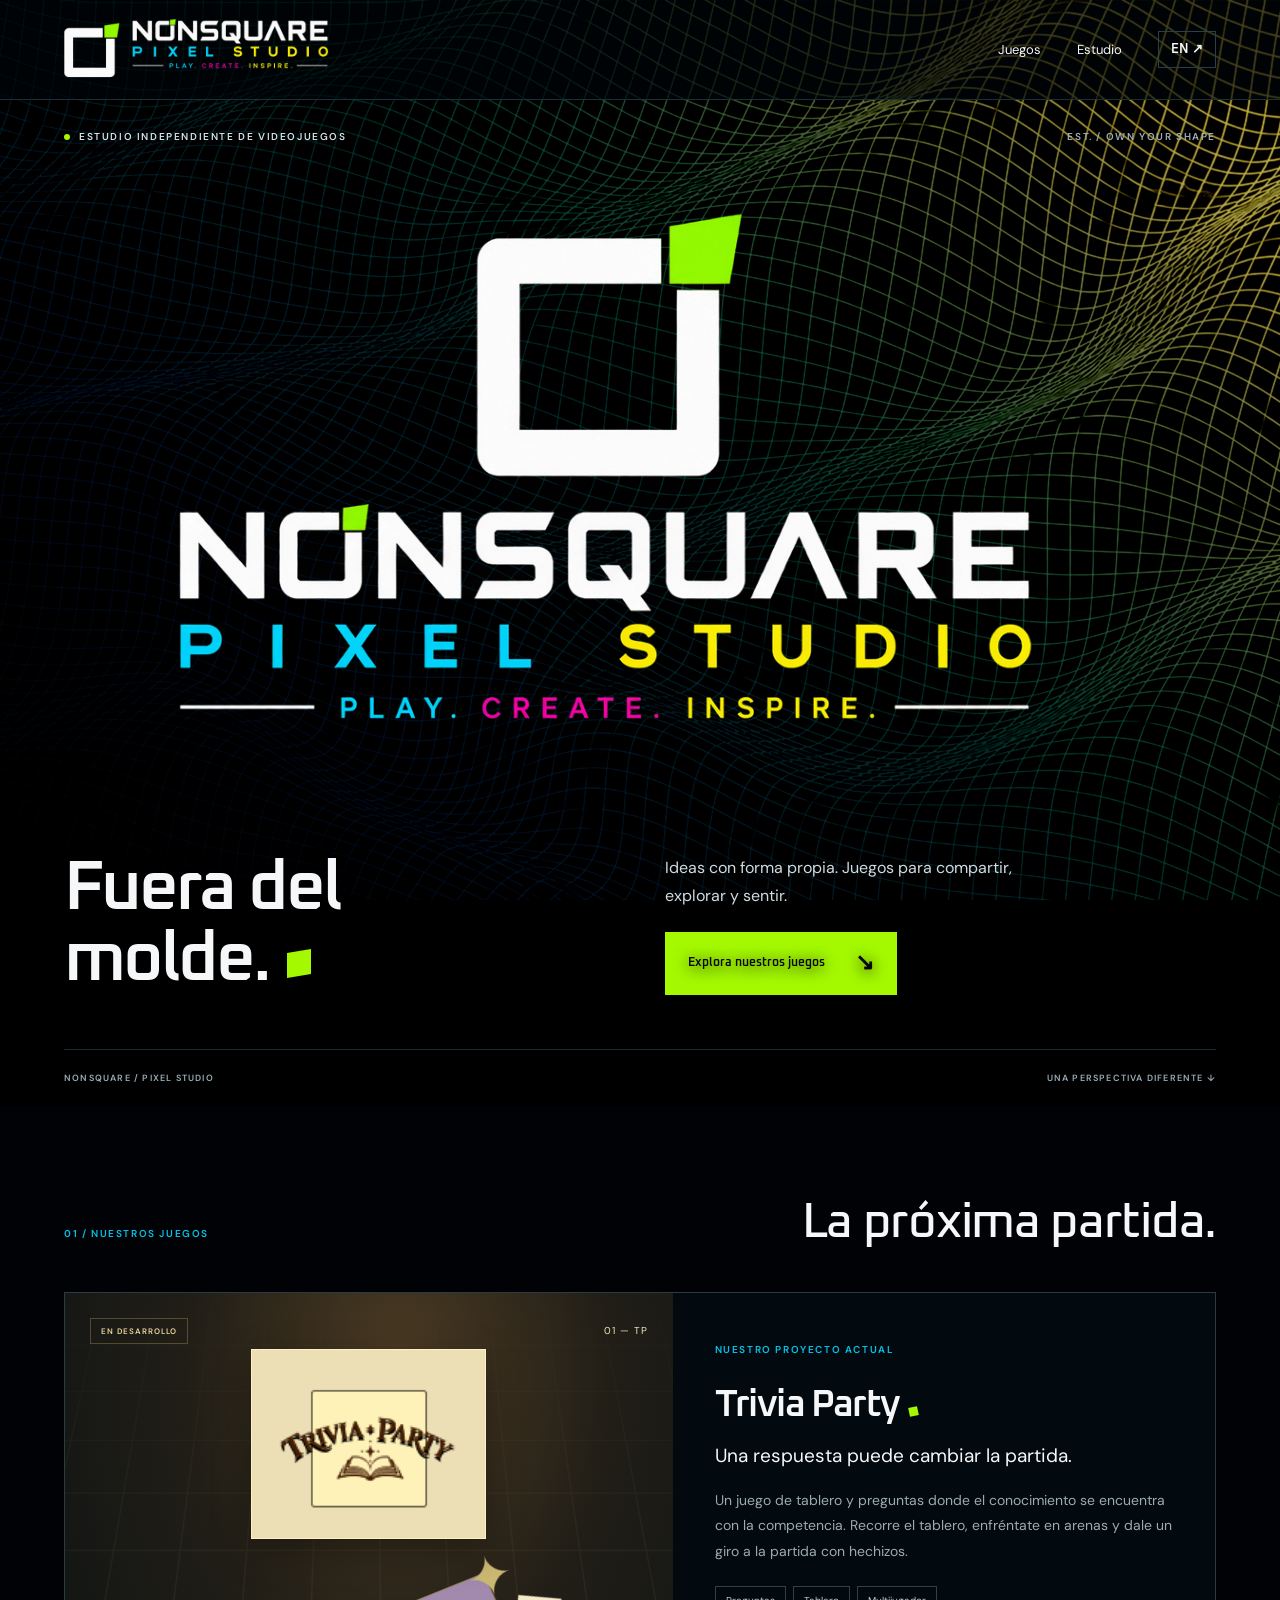
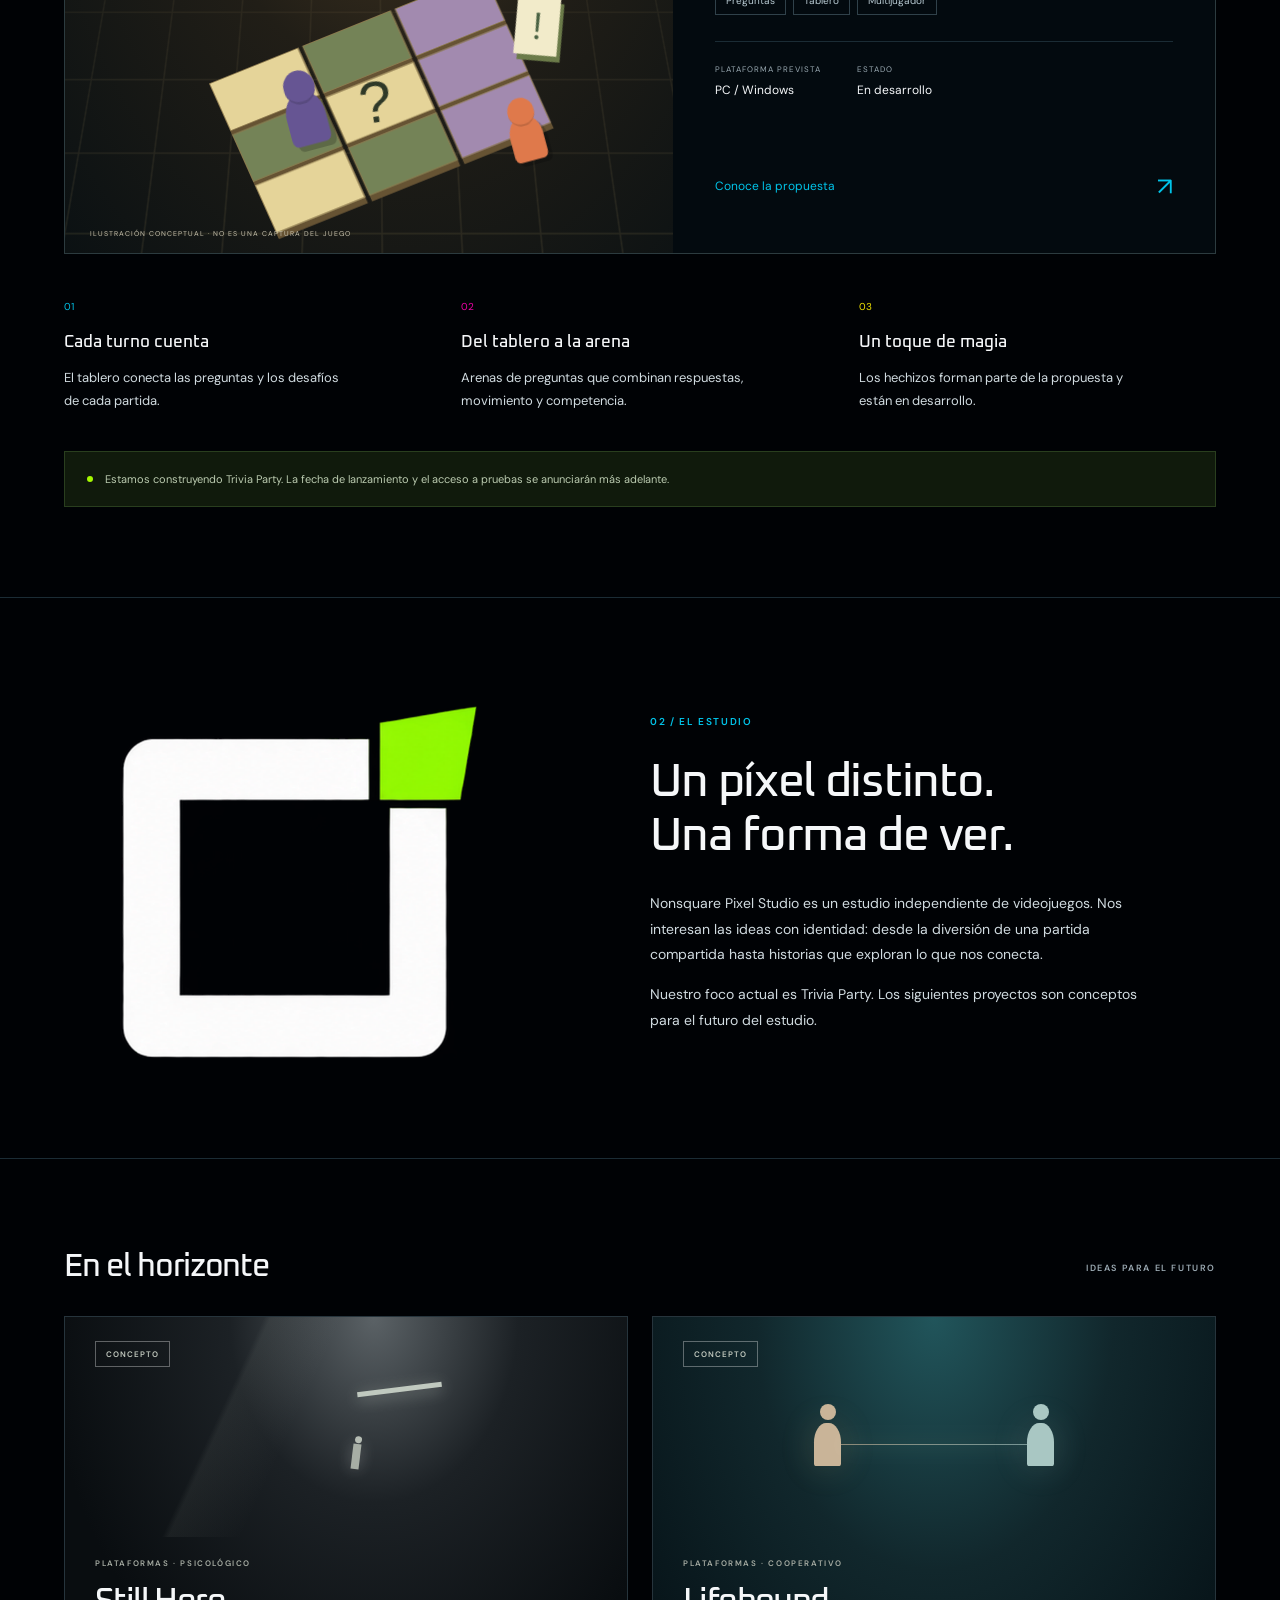
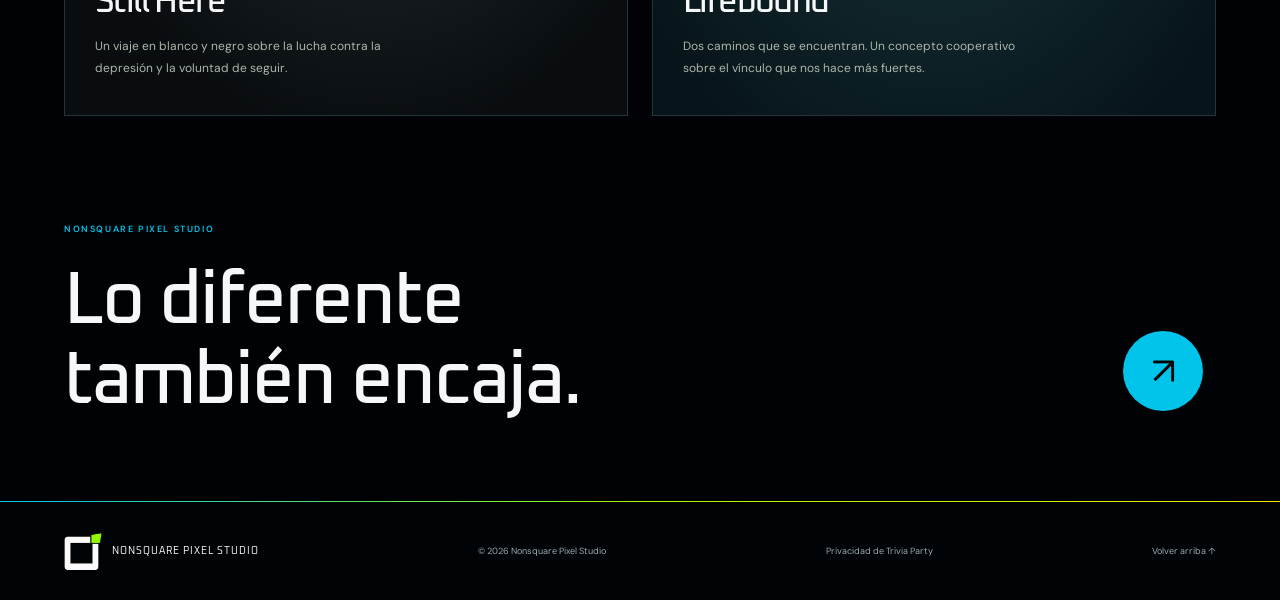
<file: index.html>
<!doctype html>
<html lang="es">
<head>
  <meta charset="utf-8">
  <meta name="viewport" content="width=device-width, initial-scale=1">
  <meta name="theme-color" content="#030607">
  <meta name="description" content="Nonsquare Pixel Studio. Estudio independiente de videojuegos. Descubre Trivia Party y nuestros próximos proyectos.">
  <title>Nonsquare Pixel Studio — Independent games</title>
  <link rel="icon" type="image/png" href="assets/studio-icon.png">
  <link rel="stylesheet" href="styles.css">
  <link rel="stylesheet" href="brand.css">
  <script src="script.js" defer></script>
</head>
<body>
  <div class="site-backdrop" aria-hidden="true"></div>
  <a class="skip-link" href="#main" data-es="Saltar al contenido" data-en="Skip to content">Saltar al contenido</a>
  <header class="site-header">
    <a class="brand" href="#" aria-label="Nonsquare Pixel Studio"><span class="brand-mark" aria-hidden="true"><img src="assets/OnlyIcon.png" width="1920" height="1920" alt=""></span><span class="brand-wordmark" aria-hidden="true"><img src="assets/OnlyLogo.png" width="1920" height="1920" alt=""></span></a>
    <nav aria-label="Principal"><a href="#games" data-es="Juegos" data-en="Games">Juegos</a><a href="#studio" data-es="Estudio" data-en="Studio">Estudio</a><button id="language" type="button" aria-label="Switch to English">EN <span aria-hidden="true">↗</span></button></nav>
  </header>
  <main id="main">
    <section class="hero" aria-labelledby="hero-title">
      <div class="hero-top"><span class="eyebrow"><i></i> <span data-es="ESTUDIO INDEPENDIENTE DE VIDEOJUEGOS" data-en="INDEPENDENT GAME STUDIO">ESTUDIO INDEPENDIENTE DE VIDEOJUEGOS</span></span><span class="tiny hero-index">EST. / OWN YOUR SHAPE</span></div>
      <div class="brand-visual"><img src="assets/OnlyLogo.png" width="1920" height="1920" alt="Nonsquare Pixel Studio — Play. Create. Inspire." fetchpriority="high"></div>
      <div class="hero-copy"><h1 id="hero-title"><span data-es="Fuera del" data-en="Outside the">Fuera del</span><br><span class="outlined" data-es="molde." data-en="ordinary.">molde.</span><span class="rogue-pixel" aria-hidden="true"></span></h1><div class="hero-bottom"><p data-es="Ideas con forma propia. Juegos para compartir, explorar y sentir." data-en="Ideas with a shape of their own. Games to share, explore, and feel.">Ideas con forma propia. Juegos para compartir, explorar y sentir.</p><a class="button primary" href="#games"><span data-es="Explora nuestros juegos" data-en="Explore our games">Explora nuestros juegos</span><span aria-hidden="true">↘</span></a></div></div>
      <div class="hero-footer"><span>NONSQUARE / PIXEL STUDIO</span><span data-es="UNA PERSPECTIVA DIFERENTE ↓" data-en="A DIFFERENT PERSPECTIVE ↓">UNA PERSPECTIVA DIFERENTE ↓</span></div>
    </section>
    <section class="games section-wrap" id="games" aria-labelledby="games-title">
      <div class="section-heading"><span class="eyebrow" data-es="01 / NUESTROS JUEGOS" data-en="01 / OUR GAMES">01 / NUESTROS JUEGOS</span><h2 id="games-title" data-es="La próxima partida." data-en="Your next game night.">La próxima partida.</h2></div>
      <article class="featured-game">
        <div class="game-art"><div class="art-top"><span class="tag dark" data-es="EN DESARROLLO" data-en="IN DEVELOPMENT">EN DESARROLLO</span><span>01 — TP</span></div><div class="party-logo-wrap"><img class="party-logo" src="assets/trivia-party-logo.png" width="128" height="128" alt="Trivia Party" loading="lazy"></div><div class="board-scene" aria-hidden="true"><div class="board-path"><span></span><span></span><span></span><span></span><span></span><span></span><span></span><span></span><span></span></div><div class="pawn pawn-one"></div><div class="pawn pawn-two"></div><div class="question-tile">?</div><div class="spark">✦</div><div class="floating-tile">!</div></div><span class="art-caption" data-es="ILUSTRACIÓN CONCEPTUAL · NO ES UNA CAPTURA DEL JUEGO" data-en="CONCEPT ART · NOT A GAMEPLAY SCREENSHOT">ILUSTRACIÓN CONCEPTUAL · NO ES UNA CAPTURA DEL JUEGO</span></div>
        <div class="game-copy"><span class="eyebrow accent" data-es="NUESTRO PROYECTO ACTUAL" data-en="OUR CURRENT PROJECT">NUESTRO PROYECTO ACTUAL</span><h3>Trivia Party<span class="small-pixel" aria-hidden="true"></span></h3><p class="lead" data-es="Una respuesta puede cambiar la partida." data-en="One answer can change the game.">Una respuesta puede cambiar la partida.</p><p data-es="Un juego de tablero y preguntas donde el conocimiento se encuentra con la competencia. Recorre el tablero, enfréntate en arenas y dale un giro a la partida con hechizos." data-en="A board and trivia game where knowledge meets competition. Travel across the board, face off in arenas, and turn the game around with spells.">Un juego de tablero y preguntas donde el conocimiento se encuentra con la competencia. Recorre el tablero, enfréntate en arenas y dale un giro a la partida con hechizos.</p><div class="tags"><span data-es="Preguntas" data-en="Trivia">Preguntas</span><span data-es="Tablero" data-en="Board game">Tablero</span><span data-es="Multijugador" data-en="Multiplayer">Multijugador</span></div><dl class="game-details"><div><dt data-es="PLATAFORMA PREVISTA" data-en="PLANNED PLATFORM">PLATAFORMA PREVISTA</dt><dd>PC / Windows</dd></div><div><dt data-es="ESTADO" data-en="STATUS">ESTADO</dt><dd data-es="En desarrollo" data-en="In development">En desarrollo</dd></div></dl><a class="text-link" href="#trivia-details"><span data-es="Conoce la propuesta" data-en="Discover the concept">Conoce la propuesta</span><span aria-hidden="true">↗</span></a></div>
      </article>
      <div class="game-features" id="trivia-details"><div><span class="feature-number">01</span><h4 data-es="Cada turno cuenta" data-en="Every turn counts">Cada turno cuenta</h4><p data-es="El tablero conecta las preguntas y los desafíos de cada partida." data-en="The board connects the questions and challenges of each match.">El tablero conecta las preguntas y los desafíos de cada partida.</p></div><div><span class="feature-number">02</span><h4 data-es="Del tablero a la arena" data-en="From board to arena">Del tablero a la arena</h4><p data-es="Arenas de preguntas que combinan respuestas, movimiento y competencia." data-en="Trivia arenas that bring together answers, movement, and competition.">Arenas de preguntas que combinan respuestas, movimiento y competencia.</p></div><div><span class="feature-number">03</span><h4 data-es="Un toque de magia" data-en="A little magic">Un toque de magia</h4><p data-es="Los hechizos forman parte de la propuesta y están en desarrollo." data-en="Spells are part of the concept and are currently in development.">Los hechizos forman parte de la propuesta y están en desarrollo.</p></div></div>
      <div class="development-note"><span class="status-dot"></span><p data-es="Estamos construyendo Trivia Party. La fecha de lanzamiento y el acceso a pruebas se anunciarán más adelante." data-en="We’re building Trivia Party. A release date and playtest access will be announced later.">Estamos construyendo Trivia Party. La fecha de lanzamiento y el acceso a pruebas se anunciarán más adelante.</p></div>
    </section>
    <section class="studio section-wrap" id="studio" aria-labelledby="studio-title"><div class="studio-emblem"><img src="assets/OnlyIcon.png" width="1920" height="1920" alt="" loading="lazy"></div><div class="studio-copy"><span class="eyebrow" data-es="02 / EL ESTUDIO" data-en="02 / THE STUDIO">02 / EL ESTUDIO</span><h2 id="studio-title" data-es="Un píxel distinto.\nUna forma de ver." data-en="A different pixel.\nA point of view.">Un píxel distinto.<br>Una forma de ver.</h2><p data-es="Nonsquare Pixel Studio es un estudio independiente de videojuegos. Nos interesan las ideas con identidad: desde la diversión de una partida compartida hasta historias que exploran lo que nos conecta." data-en="Nonsquare Pixel Studio is an independent game studio. We’re drawn to ideas with an identity, from the fun of a shared game to stories that explore what connects us.">Nonsquare Pixel Studio es un estudio independiente de videojuegos. Nos interesan las ideas con identidad: desde la diversión de una partida compartida hasta historias que exploran lo que nos conecta.</p><p class="muted" data-es="Nuestro foco actual es Trivia Party. Los siguientes proyectos son conceptos para el futuro del estudio." data-en="Our current focus is Trivia Party. The following projects are concepts for the studio’s future.">Nuestro foco actual es Trivia Party. Los siguientes proyectos son conceptos para el futuro del estudio.</p></div></section>
    <section class="future section-wrap" aria-labelledby="future-title"><div class="future-heading"><h2 id="future-title" data-es="En el horizonte" data-en="On the horizon">En el horizonte</h2><span class="eyebrow" data-es="IDEAS PARA EL FUTURO" data-en="IDEAS FOR THE FUTURE">IDEAS PARA EL FUTURO</span></div><div class="future-grid"><article class="future-card still"><span class="tag" data-es="CONCEPTO" data-en="CONCEPT">CONCEPTO</span><div class="still-art" aria-hidden="true"><span></span></div><div class="future-content"><span class="tiny" data-es="PLATAFORMAS · PSICOLÓGICO" data-en="PLATFORMER · PSYCHOLOGICAL">PLATAFORMAS · PSICOLÓGICO</span><h3>Still Here</h3><p data-es="Un viaje en blanco y negro sobre la lucha contra la depresión y la voluntad de seguir." data-en="A black-and-white journey about the struggle with depression and the will to keep going.">Un viaje en blanco y negro sobre la lucha contra la depresión y la voluntad de seguir.</p></div></article><article class="future-card lifebound"><span class="tag" data-es="CONCEPTO" data-en="CONCEPT">CONCEPTO</span><div class="life-art" aria-hidden="true"><span></span><i></i><span></span></div><div class="future-content"><span class="tiny" data-es="PLATAFORMAS · COOPERATIVO" data-en="PLATFORMER · CO-OP">PLATAFORMAS · COOPERATIVO</span><h3>Lifebound</h3><p data-es="Dos caminos que se encuentran. Un concepto cooperativo sobre el vínculo que nos hace más fuertes." data-en="Two paths that meet. A co-op concept about the connection that makes us stronger.">Dos caminos que se encuentran. Un concepto cooperativo sobre el vínculo que nos hace más fuertes.</p></div></article></div></section>
    <section class="closing section-wrap"><span class="eyebrow">NONSQUARE PIXEL STUDIO</span><p data-es="Lo diferente\ntambién encaja." data-en="Different\nbelongs here.">Lo diferente<br>también encaja.</p><a href="#games" class="round-link" aria-label="Volver a los juegos" data-label-es="Volver a los juegos" data-label-en="Back to games">↗</a></section>
  </main>
  <footer class="site-footer"><a class="footer-name" href="#"><span class="brand-mark footer-mark" aria-hidden="true"><img src="assets/OnlyIcon.png" width="1920" height="1920" alt=""></span>NONSQUARE PIXEL STUDIO</a><span>© <span id="year">2026</span> Nonsquare Pixel Studio</span><a href="privacy.html" data-es="Privacidad de Trivia Party" data-en="Trivia Party privacy">Privacidad de Trivia Party</a><a href="#" data-es="Volver arriba ↑" data-en="Back to top ↑">Volver arriba ↑</a></footer>
</body>
</html>
</file>
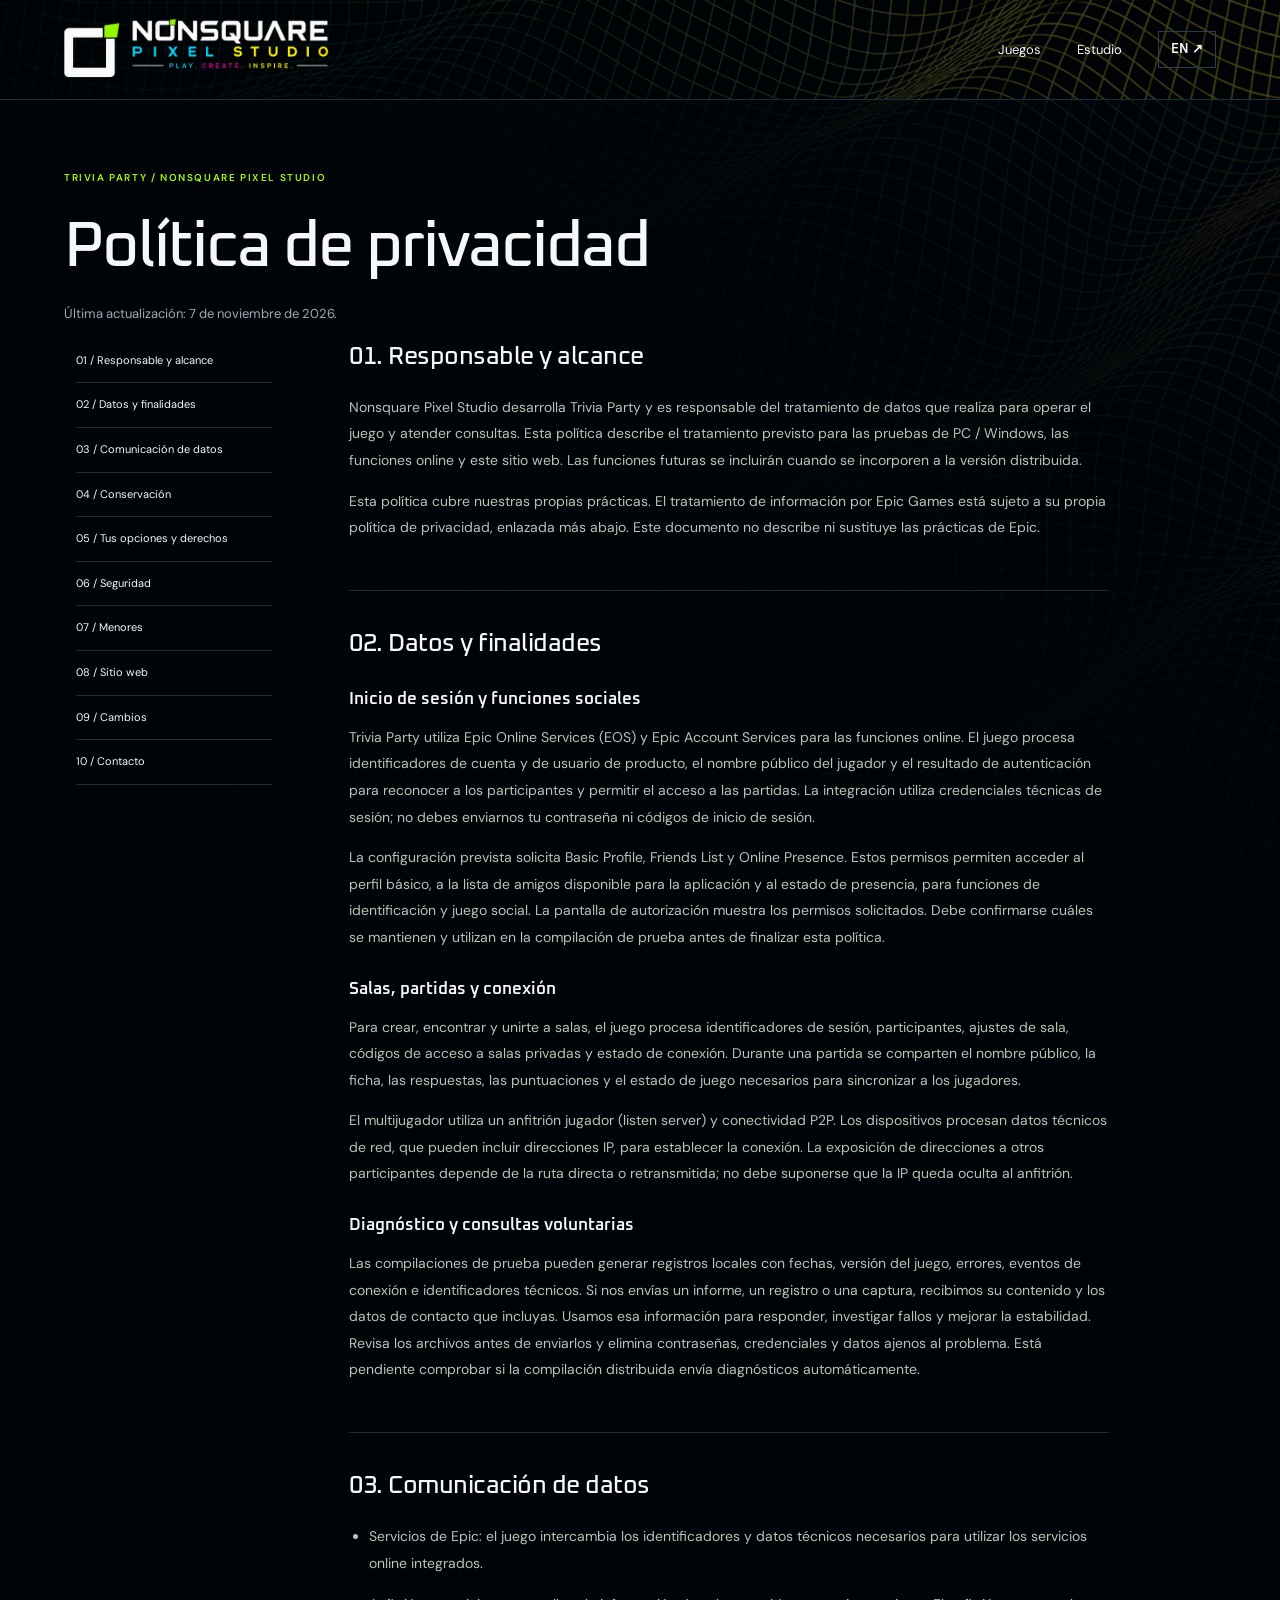
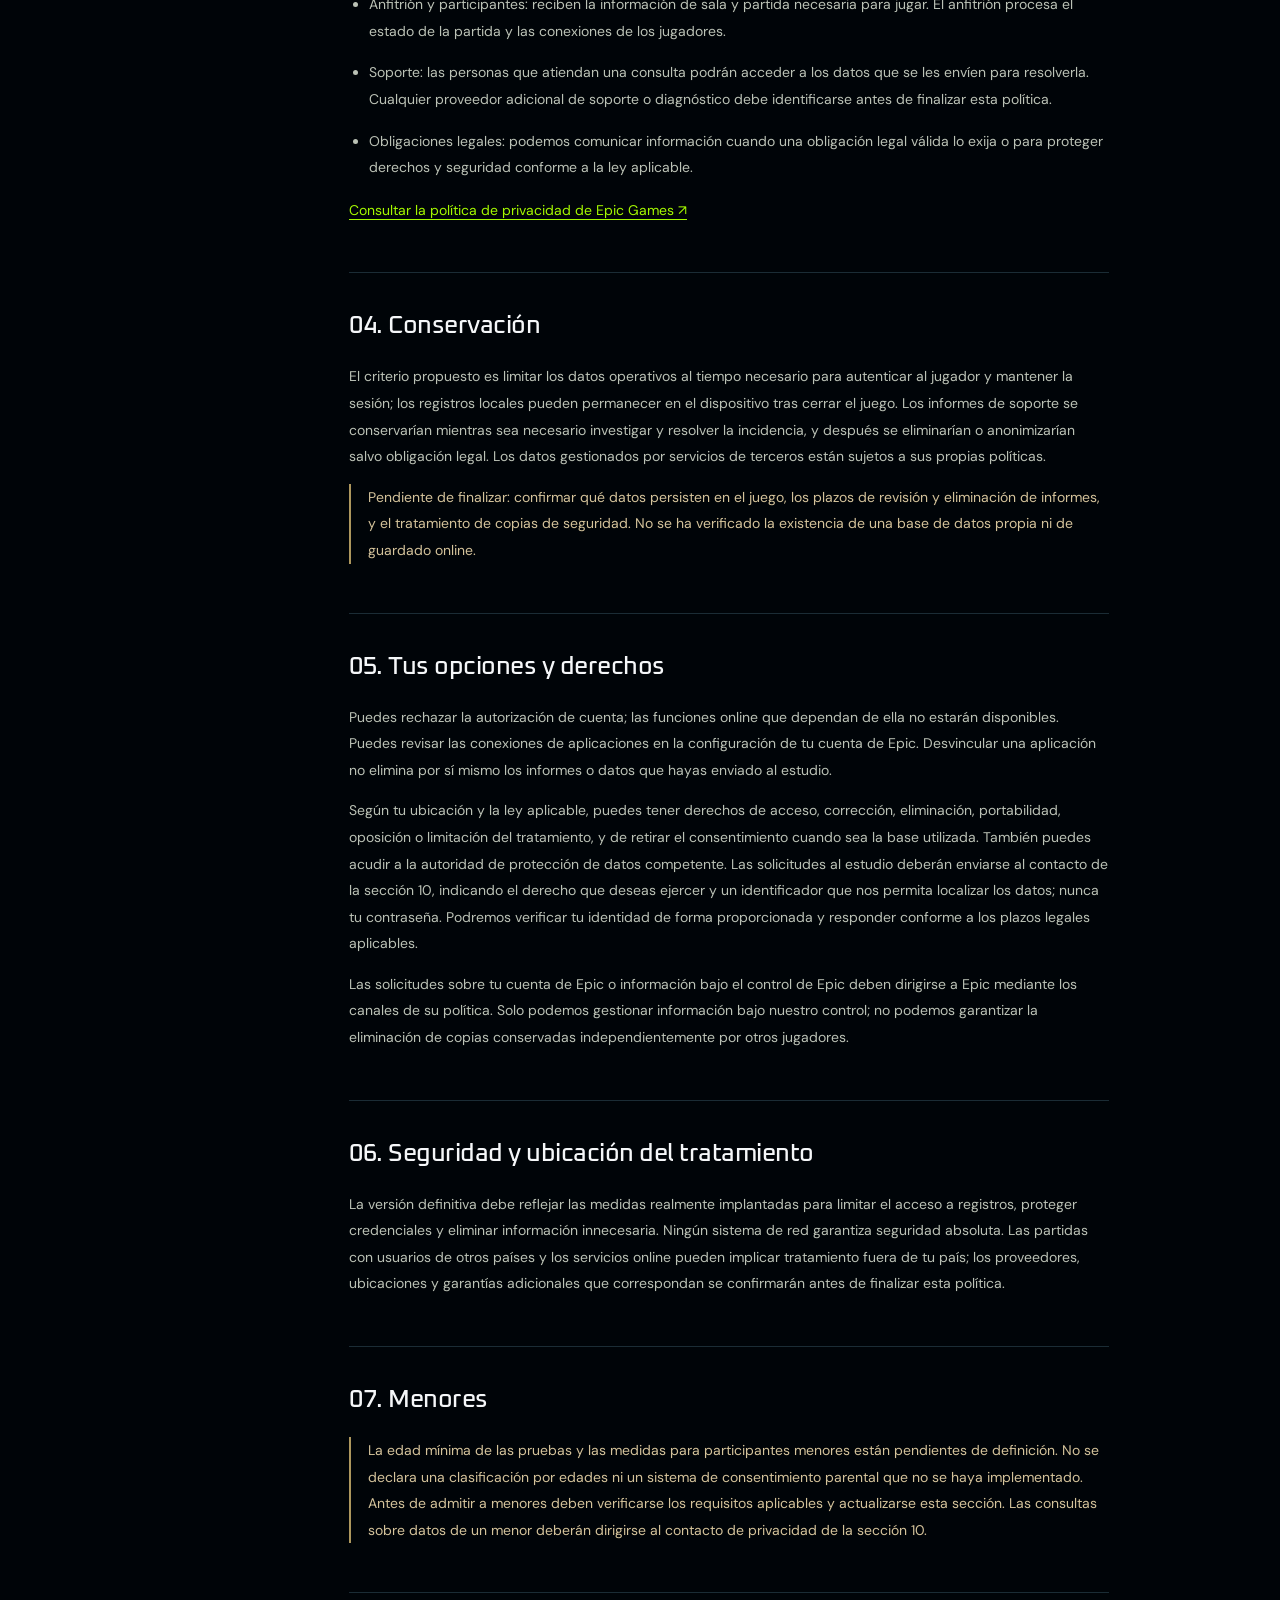
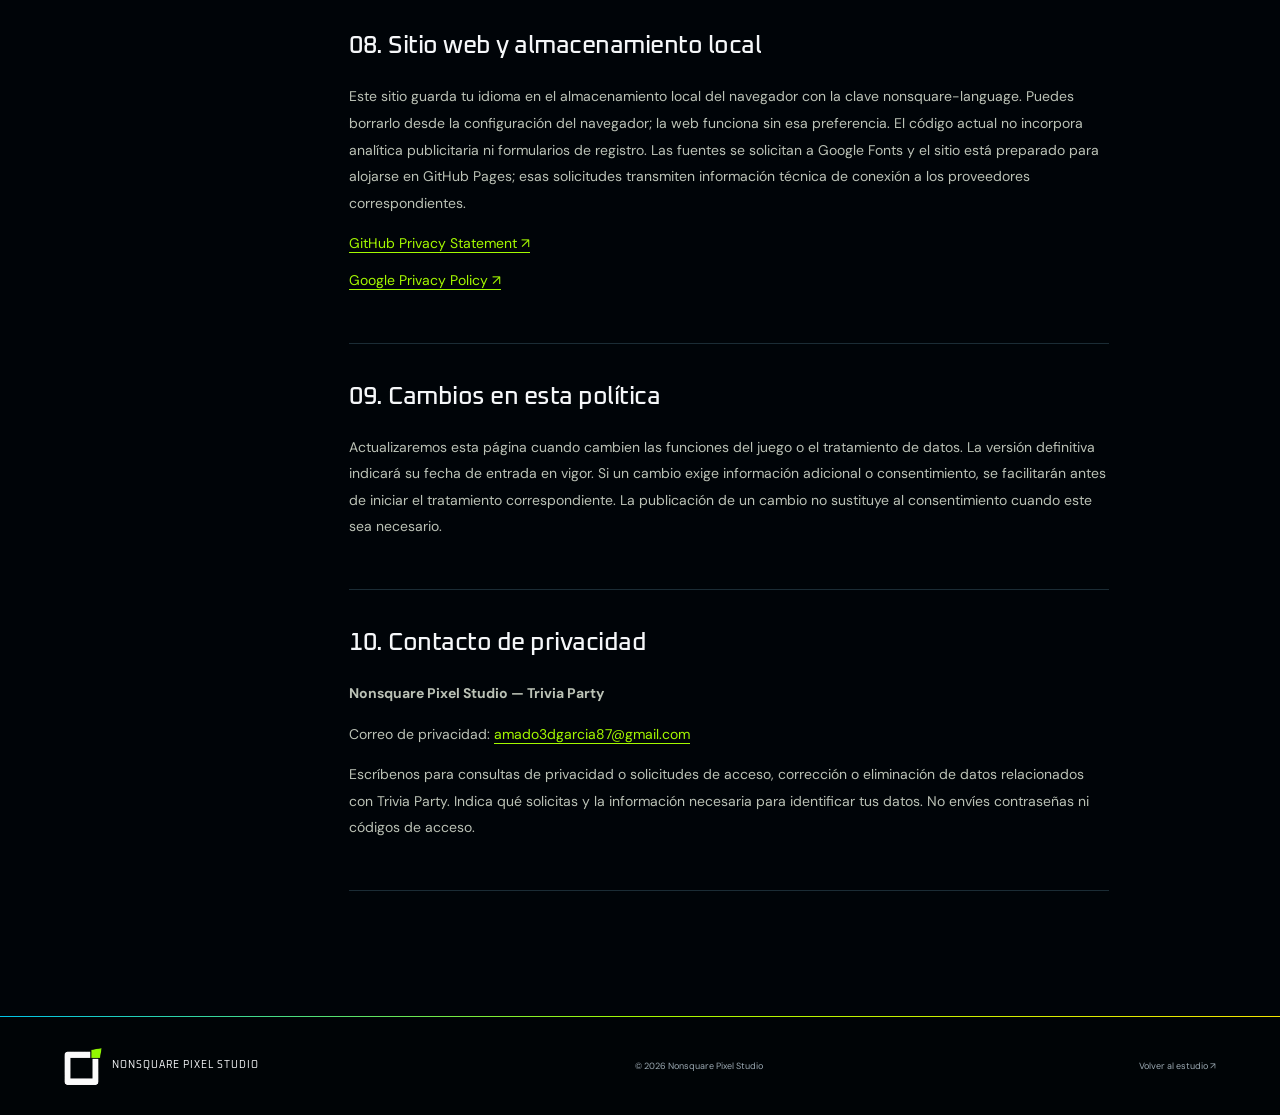
<file: privacy.html>
<!doctype html>
<html lang="es">
<head>
  <meta charset="utf-8">
  <meta name="viewport" content="width=device-width, initial-scale=1">
  <meta name="theme-color" content="#030607">
  <meta name="description" content="Política de privacidad de Trivia Party, de Nonsquare Pixel Studio." data-description-es="Política de privacidad de Trivia Party, de Nonsquare Pixel Studio." data-description-en="Privacy policy for Trivia Party by Nonsquare Pixel Studio.">
  <title>Trivia Party — Privacy Policy / Política de privacidad</title>
  <link rel="icon" type="image/png" href="assets/studio-icon.png">
  <link rel="stylesheet" href="styles.css">
  <link rel="stylesheet" href="privacy.css">
  <link rel="stylesheet" href="brand.css">
  <script src="script.js" defer></script>
</head>
<body>
  <div class="site-backdrop" aria-hidden="true"></div>
  <a class="skip-link" href="#main" data-es="Saltar al contenido" data-en="Skip to content">Saltar al contenido</a>
  <header class="site-header">
    <a class="brand" href="index.html" aria-label="Nonsquare Pixel Studio"><span class="brand-mark" aria-hidden="true"><img src="assets/OnlyIcon.png" width="1920" height="1920" alt=""></span><span class="brand-wordmark" aria-hidden="true"><img src="assets/OnlyLogo.png" width="1920" height="1920" alt=""></span></a>
    <nav aria-label="Principal"><a href="index.html#games" data-es="Juegos" data-en="Games">Juegos</a><a href="index.html#studio" data-es="Estudio" data-en="Studio">Estudio</a><button id="language" type="button" aria-label="Switch to English">EN ↗</button></nav>
  </header>
  <main id="main" class="privacy-page section-wrap">
    <div class="privacy-intro">
      <span class="eyebrow accent">TRIVIA PARTY / NONSQUARE PIXEL STUDIO</span>
      <h1 data-es="Política de privacidad" data-en="Privacy policy">Política de privacidad</h1>
      <p class="muted" data-es="Última actualización: 7 de noviembre de 2026." data-en="Last updated: November 7, 2026.">Última actualización: 7 de noviembre de 2026.</p>
    </div>
    <div class="privacy-layout">
      <nav class="privacy-toc" aria-label="Secciones de privacidad" data-label-es="Secciones de privacidad" data-label-en="Privacy sections">
        <a href="#scope" data-es="01 / Responsable y alcance" data-en="01 / Operator and scope">01 / Responsable y alcance</a>
        <a href="#data" data-es="02 / Datos y finalidades" data-en="02 / Data and purposes">02 / Datos y finalidades</a>
        <a href="#sharing" data-es="03 / Comunicación de datos" data-en="03 / Data sharing">03 / Comunicación de datos</a>
        <a href="#retention" data-es="04 / Conservación" data-en="04 / Retention">04 / Conservación</a>
        <a href="#rights" data-es="05 / Tus opciones y derechos" data-en="05 / Choices and rights">05 / Tus opciones y derechos</a>
        <a href="#security" data-es="06 / Seguridad" data-en="06 / Security">06 / Seguridad</a>
        <a href="#children" data-es="07 / Menores" data-en="07 / Children">07 / Menores</a>
        <a href="#website" data-es="08 / Sitio web" data-en="08 / Website">08 / Sitio web</a>
        <a href="#changes" data-es="09 / Cambios" data-en="09 / Changes">09 / Cambios</a>
        <a href="#contact" data-es="10 / Contacto" data-en="10 / Contact">10 / Contacto</a>
      </nav>
      <div class="privacy-content">
        <section id="scope"><h2 data-es="01. Responsable y alcance" data-en="01. Operator and scope">01. Responsable y alcance</h2>
          <p data-es="Nonsquare Pixel Studio desarrolla Trivia Party y es responsable del tratamiento de datos que realiza para operar el juego y atender consultas. Esta política describe el tratamiento previsto para las pruebas de PC / Windows, las funciones online y este sitio web. Las funciones futuras se incluirán cuando se incorporen a la versión distribuida." data-en="Nonsquare Pixel Studio develops Trivia Party and is responsible for its processing of information to operate the game and respond to inquiries. This policy describes the intended processing for PC / Windows playtests, online features, and this website. Future features will be included when introduced in a distributed build.">Nonsquare Pixel Studio desarrolla Trivia Party y es responsable del tratamiento de datos que realiza para operar el juego y atender consultas. Esta política describe el tratamiento previsto para las pruebas de PC / Windows, las funciones online y este sitio web. Las funciones futuras se incluirán cuando se incorporen a la versión distribuida.</p>
          <p data-es="Esta política cubre nuestras propias prácticas. El tratamiento de información por Epic Games está sujeto a su propia política de privacidad, enlazada más abajo. Este documento no describe ni sustituye las prácticas de Epic." data-en="This policy covers our own practices. Epic Games' processing of information is subject to its own privacy policy, linked below. This document does not describe or replace Epic's practices.">Esta política cubre nuestras propias prácticas. El tratamiento de información por Epic Games está sujeto a su propia política de privacidad, enlazada más abajo. Este documento no describe ni sustituye las prácticas de Epic.</p>
        </section>
        <section id="data"><h2 data-es="02. Datos y finalidades" data-en="02. Data and purposes">02. Datos y finalidades</h2>
          <h3 data-es="Inicio de sesión y funciones sociales" data-en="Sign-in and social features">Inicio de sesión y funciones sociales</h3>
          <p data-es="Trivia Party utiliza Epic Online Services (EOS) y Epic Account Services para las funciones online. El juego procesa identificadores de cuenta y de usuario de producto, el nombre público del jugador y el resultado de autenticación para reconocer a los participantes y permitir el acceso a las partidas. La integración utiliza credenciales técnicas de sesión; no debes enviarnos tu contraseña ni códigos de inicio de sesión." data-en="Trivia Party uses Epic Online Services (EOS) and Epic Account Services for online features. The game processes account and product-user identifiers, the player's display name, and authentication results to identify participants and enable access to matches. The integration uses technical session credentials; do not send us your password or sign-in codes.">Trivia Party utiliza Epic Online Services (EOS) y Epic Account Services para las funciones online. El juego procesa identificadores de cuenta y de usuario de producto, el nombre público del jugador y el resultado de autenticación para reconocer a los participantes y permitir el acceso a las partidas. La integración utiliza credenciales técnicas de sesión; no debes enviarnos tu contraseña ni códigos de inicio de sesión.</p>
          <p data-es="La configuración prevista solicita Basic Profile, Friends List y Online Presence. Estos permisos permiten acceder al perfil básico, a la lista de amigos disponible para la aplicación y al estado de presencia, para funciones de identificación y juego social. La pantalla de autorización muestra los permisos solicitados. Debe confirmarse cuáles se mantienen y utilizan en la compilación de prueba antes de finalizar esta política." data-en="The intended configuration requests Basic Profile, Friends List, and Online Presence. These permissions allow access to basic profile information, the friends list available to the application, and presence status for identification and social-play features. The authorization screen shows the requested permissions. The permissions retained and used in the playtest build must be confirmed before this policy is finalized.">La configuración prevista solicita Basic Profile, Friends List y Online Presence. Estos permisos permiten acceder al perfil básico, a la lista de amigos disponible para la aplicación y al estado de presencia, para funciones de identificación y juego social. La pantalla de autorización muestra los permisos solicitados. Debe confirmarse cuáles se mantienen y utilizan en la compilación de prueba antes de finalizar esta política.</p>
          <h3 data-es="Salas, partidas y conexión" data-en="Lobbies, matches, and connections">Salas, partidas y conexión</h3>
          <p data-es="Para crear, encontrar y unirte a salas, el juego procesa identificadores de sesión, participantes, ajustes de sala, códigos de acceso a salas privadas y estado de conexión. Durante una partida se comparten el nombre público, la ficha, las respuestas, las puntuaciones y el estado de juego necesarios para sincronizar a los jugadores." data-en="To create, find, and join lobbies, the game processes session identifiers, participants, lobby settings, private-lobby access codes, and connection status. During a match, display names, player pieces, answers, scores, and game state are shared as needed to synchronize players.">Para crear, encontrar y unirte a salas, el juego procesa identificadores de sesión, participantes, ajustes de sala, códigos de acceso a salas privadas y estado de conexión. Durante una partida se comparten el nombre público, la ficha, las respuestas, las puntuaciones y el estado de juego necesarios para sincronizar a los jugadores.</p>
          <p data-es="El multijugador utiliza un anfitrión jugador (listen server) y conectividad P2P. Los dispositivos procesan datos técnicos de red, que pueden incluir direcciones IP, para establecer la conexión. La exposición de direcciones a otros participantes depende de la ruta directa o retransmitida; no debe suponerse que la IP queda oculta al anfitrión." data-en="Multiplayer uses a player host (listen server) and P2P connectivity. Devices process technical network data, which may include IP addresses, to establish a connection. Address exposure to other participants depends on the direct or relayed connection path; do not assume that your IP address is hidden from the host.">El multijugador utiliza un anfitrión jugador (listen server) y conectividad P2P. Los dispositivos procesan datos técnicos de red, que pueden incluir direcciones IP, para establecer la conexión. La exposición de direcciones a otros participantes depende de la ruta directa o retransmitida; no debe suponerse que la IP queda oculta al anfitrión.</p>
          <h3 data-es="Diagnóstico y consultas voluntarias" data-en="Diagnostics and voluntary inquiries">Diagnóstico y consultas voluntarias</h3>
          <p data-es="Las compilaciones de prueba pueden generar registros locales con fechas, versión del juego, errores, eventos de conexión e identificadores técnicos. Si nos envías un informe, un registro o una captura, recibimos su contenido y los datos de contacto que incluyas. Usamos esa información para responder, investigar fallos y mejorar la estabilidad. Revisa los archivos antes de enviarlos y elimina contraseñas, credenciales y datos ajenos al problema. Está pendiente comprobar si la compilación distribuida envía diagnósticos automáticamente." data-en="Playtest builds may generate local logs containing timestamps, game version, errors, connection events, and technical identifiers. If you send us a report, log, or screenshot, we receive its contents and any contact details you include. We use this information to respond, investigate bugs, and improve stability. Review files before sending them and remove passwords, credentials, and information unrelated to the problem. Whether the distributed build sends diagnostics automatically remains to be verified.">Las compilaciones de prueba pueden generar registros locales con fechas, versión del juego, errores, eventos de conexión e identificadores técnicos. Si nos envías un informe, un registro o una captura, recibimos su contenido y los datos de contacto que incluyas. Usamos esa información para responder, investigar fallos y mejorar la estabilidad. Revisa los archivos antes de enviarlos y elimina contraseñas, credenciales y datos ajenos al problema. Está pendiente comprobar si la compilación distribuida envía diagnósticos automáticamente.</p>
        </section>
        <section id="sharing"><h2 data-es="03. Comunicación de datos" data-en="03. Data sharing">03. Comunicación de datos</h2>
          <ul><li data-es="Servicios de Epic: el juego intercambia los identificadores y datos técnicos necesarios para utilizar los servicios online integrados." data-en="Epic services: the game exchanges the identifiers and technical data needed to use the integrated online services.">Servicios de Epic: el juego intercambia los identificadores y datos técnicos necesarios para utilizar los servicios online integrados.</li><li data-es="Anfitrión y participantes: reciben la información de sala y partida necesaria para jugar. El anfitrión procesa el estado de la partida y las conexiones de los jugadores." data-en="Host and participants: receive the lobby and match information needed to play. The host processes match state and player connections.">Anfitrión y participantes: reciben la información de sala y partida necesaria para jugar. El anfitrión procesa el estado de la partida y las conexiones de los jugadores.</li><li data-es="Soporte: las personas que atiendan una consulta podrán acceder a los datos que se les envíen para resolverla. Cualquier proveedor adicional de soporte o diagnóstico debe identificarse antes de finalizar esta política." data-en="Support: people handling an inquiry may access the information submitted to resolve it. Any additional support or diagnostics provider must be identified before this policy is finalized.">Soporte: las personas que atiendan una consulta podrán acceder a los datos que se les envíen para resolverla. Cualquier proveedor adicional de soporte o diagnóstico debe identificarse antes de finalizar esta política.</li><li data-es="Obligaciones legales: podemos comunicar información cuando una obligación legal válida lo exija o para proteger derechos y seguridad conforme a la ley aplicable." data-en="Legal obligations: we may disclose information when required by a valid legal obligation or to protect rights and safety under applicable law.">Obligaciones legales: podemos comunicar información cuando una obligación legal válida lo exija o para proteger derechos y seguridad conforme a la ley aplicable.</li></ul>
          <p><a href="https://legal.epicgames.com/epicgames/privacy-policy" data-es="Consultar la política de privacidad de Epic Games ↗" data-en="Read the Epic Games privacy policy ↗">Consultar la política de privacidad de Epic Games ↗</a></p>
        </section>
        <section id="retention"><h2 data-es="04. Conservación" data-en="04. Retention">04. Conservación</h2>
          <p data-es="El criterio propuesto es limitar los datos operativos al tiempo necesario para autenticar al jugador y mantener la sesión; los registros locales pueden permanecer en el dispositivo tras cerrar el juego. Los informes de soporte se conservarían mientras sea necesario investigar y resolver la incidencia, y después se eliminarían o anonimizarían salvo obligación legal. Los datos gestionados por servicios de terceros están sujetos a sus propias políticas." data-en="The proposed approach is to limit operational data to the time needed to authenticate the player and maintain the session; local logs may remain on the device after the game closes. Support reports would be kept as needed to investigate and resolve the issue, then deleted or anonymized unless legally required otherwise. Information managed by third-party services is subject to their own policies.">El criterio propuesto es limitar los datos operativos al tiempo necesario para autenticar al jugador y mantener la sesión; los registros locales pueden permanecer en el dispositivo tras cerrar el juego. Los informes de soporte se conservarían mientras sea necesario investigar y resolver la incidencia, y después se eliminarían o anonimizarían salvo obligación legal. Los datos gestionados por servicios de terceros están sujetos a sus propias políticas.</p>
          <p class="pending" data-es="Pendiente de finalizar: confirmar qué datos persisten en el juego, los plazos de revisión y eliminación de informes, y el tratamiento de copias de seguridad. No se ha verificado la existencia de una base de datos propia ni de guardado online." data-en="To finalize: confirm which game data persists, report review and deletion periods, and backup handling. A studio-operated database or online saves have not been verified.">Pendiente de finalizar: confirmar qué datos persisten en el juego, los plazos de revisión y eliminación de informes, y el tratamiento de copias de seguridad. No se ha verificado la existencia de una base de datos propia ni de guardado online.</p>
        </section>
        <section id="rights"><h2 data-es="05. Tus opciones y derechos" data-en="05. Choices and rights">05. Tus opciones y derechos</h2>
          <p data-es="Puedes rechazar la autorización de cuenta; las funciones online que dependan de ella no estarán disponibles. Puedes revisar las conexiones de aplicaciones en la configuración de tu cuenta de Epic. Desvincular una aplicación no elimina por sí mismo los informes o datos que hayas enviado al estudio." data-en="You can decline account authorization; online features that depend on it will be unavailable. You can review application connections in your Epic account settings. Unlinking an application does not itself delete reports or information you previously sent to the studio.">Puedes rechazar la autorización de cuenta; las funciones online que dependan de ella no estarán disponibles. Puedes revisar las conexiones de aplicaciones en la configuración de tu cuenta de Epic. Desvincular una aplicación no elimina por sí mismo los informes o datos que hayas enviado al estudio.</p>
          <p data-es="Según tu ubicación y la ley aplicable, puedes tener derechos de acceso, corrección, eliminación, portabilidad, oposición o limitación del tratamiento, y de retirar el consentimiento cuando sea la base utilizada. También puedes acudir a la autoridad de protección de datos competente. Las solicitudes al estudio deberán enviarse al contacto de la sección 10, indicando el derecho que deseas ejercer y un identificador que nos permita localizar los datos; nunca tu contraseña. Podremos verificar tu identidad de forma proporcionada y responder conforme a los plazos legales aplicables." data-en="Depending on your location and applicable law, you may have rights of access, correction, deletion, portability, objection, or restriction of processing, and withdrawal of consent when consent is the basis used. You may also contact your competent data protection authority. Requests to the studio should go to the contact in section 10, stating the right you wish to exercise and an identifier that lets us locate the information; never your password. We may verify your identity proportionately and respond within applicable legal deadlines.">Según tu ubicación y la ley aplicable, puedes tener derechos de acceso, corrección, eliminación, portabilidad, oposición o limitación del tratamiento, y de retirar el consentimiento cuando sea la base utilizada. También puedes acudir a la autoridad de protección de datos competente. Las solicitudes al estudio deberán enviarse al contacto de la sección 10, indicando el derecho que deseas ejercer y un identificador que nos permita localizar los datos; nunca tu contraseña. Podremos verificar tu identidad de forma proporcionada y responder conforme a los plazos legales aplicables.</p>
          <p data-es="Las solicitudes sobre tu cuenta de Epic o información bajo el control de Epic deben dirigirse a Epic mediante los canales de su política. Solo podemos gestionar información bajo nuestro control; no podemos garantizar la eliminación de copias conservadas independientemente por otros jugadores." data-en="Requests concerning your Epic account or information under Epic's control should be directed to Epic through the channels in its policy. We can only manage information under our control; we cannot guarantee deletion of copies independently retained by other players.">Las solicitudes sobre tu cuenta de Epic o información bajo el control de Epic deben dirigirse a Epic mediante los canales de su política. Solo podemos gestionar información bajo nuestro control; no podemos garantizar la eliminación de copias conservadas independientemente por otros jugadores.</p>
        </section>
        <section id="security"><h2 data-es="06. Seguridad y ubicación del tratamiento" data-en="06. Security and processing locations">06. Seguridad y ubicación del tratamiento</h2>
          <p data-es="La versión definitiva debe reflejar las medidas realmente implantadas para limitar el acceso a registros, proteger credenciales y eliminar información innecesaria. Ningún sistema de red garantiza seguridad absoluta. Las partidas con usuarios de otros países y los servicios online pueden implicar tratamiento fuera de tu país; los proveedores, ubicaciones y garantías adicionales que correspondan se confirmarán antes de finalizar esta política." data-en="The final version must reflect the safeguards actually implemented to restrict log access, protect credentials, and delete unnecessary information. No network system guarantees absolute security. Matches with players in other countries and online services may involve processing outside your country; applicable providers, locations, and additional safeguards will be confirmed before this policy is finalized.">La versión definitiva debe reflejar las medidas realmente implantadas para limitar el acceso a registros, proteger credenciales y eliminar información innecesaria. Ningún sistema de red garantiza seguridad absoluta. Las partidas con usuarios de otros países y los servicios online pueden implicar tratamiento fuera de tu país; los proveedores, ubicaciones y garantías adicionales que correspondan se confirmarán antes de finalizar esta política.</p>
        </section>
        <section id="children"><h2 data-es="07. Menores" data-en="07. Children">07. Menores</h2>
          <p class="pending" data-es="La edad mínima de las pruebas y las medidas para participantes menores están pendientes de definición. No se declara una clasificación por edades ni un sistema de consentimiento parental que no se haya implementado. Antes de admitir a menores deben verificarse los requisitos aplicables y actualizarse esta sección. Las consultas sobre datos de un menor deberán dirigirse al contacto de privacidad de la sección 10." data-en="The minimum playtest age and safeguards for younger participants remain to be defined. No age rating or unimplemented parental-consent system is claimed. Applicable requirements must be checked and this section updated before admitting children. Inquiries concerning a child's information should be sent to the privacy contact in section 10.">La edad mínima de las pruebas y las medidas para participantes menores están pendientes de definición. No se declara una clasificación por edades ni un sistema de consentimiento parental que no se haya implementado. Antes de admitir a menores deben verificarse los requisitos aplicables y actualizarse esta sección. Las consultas sobre datos de un menor deberán dirigirse al contacto de privacidad de la sección 10.</p>
        </section>
        <section id="website"><h2 data-es="08. Sitio web y almacenamiento local" data-en="08. Website and local storage">08. Sitio web y almacenamiento local</h2>
          <p data-es="Este sitio guarda tu idioma en el almacenamiento local del navegador con la clave nonsquare-language. Puedes borrarlo desde la configuración del navegador; la web funciona sin esa preferencia. El código actual no incorpora analítica publicitaria ni formularios de registro. Las fuentes se solicitan a Google Fonts y el sitio está preparado para alojarse en GitHub Pages; esas solicitudes transmiten información técnica de conexión a los proveedores correspondientes." data-en="This website stores your language preference in your browser's local storage under nonsquare-language. You can remove it through browser settings; the website works without that preference. The current code includes no advertising analytics or registration forms. Fonts are requested from Google Fonts, and the site is prepared for GitHub Pages hosting; these requests transmit technical connection information to the relevant providers.">Este sitio guarda tu idioma en el almacenamiento local del navegador con la clave nonsquare-language. Puedes borrarlo desde la configuración del navegador; la web funciona sin esa preferencia. El código actual no incorpora analítica publicitaria ni formularios de registro. Las fuentes se solicitan a Google Fonts y el sitio está preparado para alojarse en GitHub Pages; esas solicitudes transmiten información técnica de conexión a los proveedores correspondientes.</p>
          <p class="policy-links"><a href="https://docs.github.com/en/site-policy/privacy-policies/github-general-privacy-statement">GitHub Privacy Statement ↗</a><a href="https://policies.google.com/privacy">Google Privacy Policy ↗</a></p>
        </section>
        <section id="changes"><h2 data-es="09. Cambios en esta política" data-en="09. Changes to this policy">09. Cambios en esta política</h2>
          <p data-es="Actualizaremos esta página cuando cambien las funciones del juego o el tratamiento de datos. La versión definitiva indicará su fecha de entrada en vigor. Si un cambio exige información adicional o consentimiento, se facilitarán antes de iniciar el tratamiento correspondiente. La publicación de un cambio no sustituye al consentimiento cuando este sea necesario." data-en="We will update this page when game features or data practices change. The final version will state its effective date. If a change requires additional notice or consent, we will provide it before the corresponding processing begins. Publishing an update does not replace consent where consent is required.">Actualizaremos esta página cuando cambien las funciones del juego o el tratamiento de datos. La versión definitiva indicará su fecha de entrada en vigor. Si un cambio exige información adicional o consentimiento, se facilitarán antes de iniciar el tratamiento correspondiente. La publicación de un cambio no sustituye al consentimiento cuando este sea necesario.</p>
        </section>
        <section id="contact"><h2 data-es="10. Contacto de privacidad" data-en="10. Privacy contact">10. Contacto de privacidad</h2>
          <p><strong>Nonsquare Pixel Studio — Trivia Party</strong></p>
          <p><span data-es="Correo de privacidad: " data-en="Privacy email: ">Correo de privacidad: </span><a href="mailto:amado3dgarcia87@gmail.com">amado3dgarcia87@gmail.com</a></p>
          <p data-es="Escríbenos para consultas de privacidad o solicitudes de acceso, corrección o eliminación de datos relacionados con Trivia Party. Indica qué solicitas y la información necesaria para identificar tus datos. No envíes contraseñas ni códigos de acceso." data-en="Email us with privacy inquiries or requests to access, correct, or delete information related to Trivia Party. State your request and provide the information needed to identify your data. Do not send passwords or access codes.">Escríbenos para consultas de privacidad o solicitudes de acceso, corrección o eliminación de datos relacionados con Trivia Party. Indica qué solicitas y la información necesaria para identificar tus datos. No envíes contraseñas ni códigos de acceso.</p>
        </section>
      </div>
    </div>
  </main>
  <footer class="site-footer"><a class="footer-name" href="index.html"><span class="brand-mark footer-mark" aria-hidden="true"><img src="assets/OnlyIcon.png" width="1920" height="1920" alt=""></span>NONSQUARE PIXEL STUDIO</a><span>© <span id="year">2026</span> Nonsquare Pixel Studio</span><a href="index.html" data-es="Volver al estudio ↗" data-en="Back to the studio ↗">Volver al estudio ↗</a></footer>
</body>
</html>
</file>
<file: styles.css>
@import url('https://fonts.googleapis.com/css2?family=Barlow+Condensed:wght@600;700;800&family=DM+Sans:wght@400;500;600;700&display=swap');
:root{--bg:#111411;--paper:#eeeee5;--muted:#a2aaa0;--green:#c1f36b;--line:#333b31}*{box-sizing:border-box}html{scroll-behavior:smooth;scroll-padding-top:95px}body{margin:0;background:var(--bg);color:var(--paper);font-family:'DM Sans',Arial,sans-serif;-webkit-font-smoothing:antialiased}a{color:inherit;text-decoration:none}button{font:inherit}a,button{-webkit-tap-highlight-color:transparent}a:focus-visible,button:focus-visible{outline:2px solid var(--green);outline-offset:7px}::selection{background:var(--green);color:var(--bg)}.skip-link{position:fixed;top:-80px;left:20px;background:var(--green);color:var(--bg);padding:15px;z-index:10}.skip-link:focus{top:15px}.site-header{height:96px;max-width:1440px;margin:auto;padding:0 5%;display:flex;align-items:center;justify-content:space-between;border-bottom:1px solid var(--line)}.brand{display:flex;align-items:center;gap:12px;font-size:17px;font-weight:700;letter-spacing:1px;line-height:1.1}.brand-sub{display:block;font-size:9px;letter-spacing:4px;margin-top:6px}nav{display:flex;gap:36px;align-items:center;font-size:13px}nav a:hover,.text-link:hover,footer a:hover{color:var(--green)}#language{background:transparent;color:var(--paper);border:1px solid var(--line);padding:9px 12px;cursor:pointer}#language:hover{border-color:var(--green)}.hero{max-width:1440px;margin:auto;min-height:740px;position:relative;overflow:hidden;padding:40px 5% 0;display:flex;flex-direction:column}.wave-grid{position:absolute;width:100%;height:100%;inset:0;z-index:-1}.hero-top,.hero-footer{display:flex;justify-content:space-between;gap:20px}.eyebrow,.tiny,.hero-footer,.tag{font-size:10px;letter-spacing:1.6px;font-weight:600}.eyebrow{display:inline-flex;align-items:center;gap:9px}.eyebrow i,.status-dot{width:6px;height:6px;background:var(--green);display:inline-block;flex-shrink:0;border-radius:50%}.hero-index{color:var(--muted)}.hero-copy{padding:66px 0 70px;max-width:1000px}h1{font-size:clamp(90px,10vw,148px);font-family:'Barlow Condensed','Arial Narrow',Impact,sans-serif;font-weight:700;letter-spacing:-3px;line-height:.94;margin:0;position:relative;width:fit-content}.outlined{color:transparent;-webkit-text-stroke:1.3px var(--paper)}.rogue-pixel{display:inline-block;width:55px;height:55px;background:var(--green);transform:rotate(-13deg);margin:0 0 8px 35px;box-shadow:10px 10px 0 #c1f36b15}.hero-bottom{display:flex;gap:72px;align-items:center;margin-top:36px}.hero-bottom p{font-size:16px;line-height:1.7;color:#b9c0b3;max-width:290px;margin:0}.button{display:inline-flex;align-items:center;gap:30px;font-size:12px;font-weight:700;padding:18px 22px;transition:background .2s,transform .2s}.primary{background:var(--green);color:var(--bg)}.primary:hover{background:#d5ff99;transform:translateY(-3px)}.button>span:last-child{font-size:23px}.hero-footer{margin-top:auto;border-top:1px solid var(--line);padding:23px 0;font-size:9px;letter-spacing:1.2px;color:var(--muted)}.section-wrap{max-width:1440px;padding:90px 5%;margin:auto}.section-heading{display:flex;align-items:baseline;justify-content:space-between;margin-bottom:40px}.section-heading .eyebrow{color:var(--muted)}h2{font-size:clamp(30px,3.8vw,51px);font-weight:500;letter-spacing:-1.8px;margin:0;line-height:1.15;white-space:pre-line}.featured-game{display:grid;grid-template-columns:1.12fr 1fr;min-height:560px;border:1px solid var(--line)}.game-art{background:#bfca8b;color:#20291b;min-height:550px;position:relative;overflow:hidden;padding:25px;background-image:radial-gradient(ellipse at 70% 80%,#e6eec5,transparent 60%)}.art-top{display:flex;justify-content:space-between;font-size:10px;letter-spacing:1px;align-items:center}.tag{padding:7px 10px;border:1px solid #ffffff55;display:inline-block;font-size:8px;letter-spacing:1px}.tag.dark{border-color:#20291b55}.party-title{font-family:'Barlow Condensed',Impact,sans-serif;font-weight:800;font-size:100px;letter-spacing:-3px;line-height:.8;position:relative;margin:38px 0 0 18px;transform:rotate(-6deg);width:fit-content;z-index:2}.party-title>span{color:#f9ffe6;text-shadow:3px 4px #23321b}.party-title b{position:absolute;right:-75px;top:20px;color:#f7ffdf;font-size:72px;font-weight:400}.board-scene{position:absolute;width:420px;height:270px;bottom:40px;left:50%;transform:translateX(-42%) rotate(-15deg)}.board-path{display:grid;grid-template-columns:repeat(3,1fr);gap:5px;transform:rotateX(30deg) rotateZ(-8deg);position:absolute;bottom:15px;left:15px;width:330px;height:210px}.board-path span{background:#f0edcf;border:1px solid #77864c;box-shadow:0 8px 0 #829251}.board-path span:nth-child(2n){background:#668853}.board-path span:nth-child(3n){background:#d3b0dc}.question-tile{position:absolute;bottom:85px;left:157px;font-family:Impact,sans-serif;font-size:65px;transform:rotate(8deg);color:#314b27}.pawn{position:absolute;width:44px;height:59px;background:#665593;border-radius:45% 45% 15% 15%;box-shadow:5px 6px 0 #0003;z-index:2}.pawn:before{content:'';position:absolute;width:35px;height:35px;background:inherit;border-radius:50%;left:5px;top:-25px;border-bottom:3px solid #0002}.pawn-one{left:75px;bottom:95px}.pawn-two{background:#df794b;right:70px;bottom:10px;transform:scale(.85)}.spark{position:absolute;right:60px;top:5px;font-size:62px;color:#304b28}.floating-tile{position:absolute;background:#f2ebca;color:#4a6243;padding:5px 20px;font-size:42px;right:25px;top:80px;transform:rotate(20deg);box-shadow:4px 6px 0 #6b7b49}.art-caption{position:absolute;bottom:15px;left:25px;font-size:7px;letter-spacing:1px;max-width:90%}.game-copy{padding:50px 42px;display:flex;flex-direction:column;align-items:flex-start}.accent{color:var(--green)}h3{font-size:44px;letter-spacing:-1.6px;font-weight:500;margin:25px 0 14px}.small-pixel{width:9px;height:9px;background:var(--green);display:inline-block;margin-left:10px;transform:rotate(-12deg)}.lead{font-size:19px!important;color:var(--paper)!important;line-height:1.4!important}.game-copy p{font-size:14px;line-height:1.85;color:var(--muted);margin:0 0 18px}.tags{display:flex;flex-wrap:wrap;gap:7px;margin-top:3px}.tags span{font-size:10px;border:1px solid var(--line);padding:7px 10px}.game-details{display:flex;gap:36px;width:100%;border-top:1px solid var(--line);padding-top:22px;margin:26px 0}.game-details dt{font-size:8px;color:var(--muted);letter-spacing:1px}.game-details dd{margin:8px 0 0;font-size:12px}.text-link{display:flex;align-items:center;justify-content:space-between;width:100%;padding-top:6px;margin-top:auto;font-size:12px}.text-link>span:last-child{font-size:25px}.game-features{display:grid;grid-template-columns:repeat(3,1fr);gap:40px;padding-top:40px;scroll-margin-top:20px}.feature-number{color:var(--green);font-size:10px}.game-features h4{font-size:17px;font-weight:500;margin:17px 0 10px}.game-features p{font-size:13px;line-height:1.8;color:var(--muted);max-width:290px}.development-note{margin-top:25px;display:flex;align-items:center;gap:12px;padding:18px 22px;background:#1b2118;border:1px solid #303d25}.development-note p{font-size:11px;line-height:1.7;margin:0;color:#b8c0ae}.studio{display:grid;grid-template-columns:1fr 1.2fr;gap:10%;border-top:1px solid var(--line);border-bottom:1px solid var(--line);align-items:center;padding-top:100px;padding-bottom:100px}.studio-symbol{display:grid;grid-template-columns:repeat(3,1fr);gap:13px;width:240px;height:240px;transform:rotate(-6deg);margin:auto}.studio-symbol span{background:#d8ddce}.studio-symbol span:nth-child(6){background:var(--green);transform:rotate(19deg) translate(14px,-5px)}.studio-symbol span:nth-child(1){opacity:.2}.studio-symbol span:nth-child(2),.studio-symbol span:nth-child(4){opacity:.5}.studio-copy h2{margin:26px 0}.studio-copy p{font-size:14px;line-height:1.85;max-width:510px}.muted{color:var(--muted)}.future-heading{display:flex;justify-content:space-between;align-items:center;gap:20px;margin-bottom:30px}.future-heading h2{font-size:32px}.future-heading .eyebrow{color:var(--muted);font-size:9px}.future-grid{display:grid;grid-template-columns:1fr 1fr;gap:24px}.future-card{position:relative;min-height:400px;padding:24px 30px;overflow:hidden;border:1px solid var(--line);display:flex;flex-direction:column;justify-content:space-between;background:#191c1b}.future-card .tag{align-self:flex-start;z-index:2;color:#c1c8be}.future-content{position:relative;z-index:2;padding-top:155px}.future-content .tiny{font-size:8px;color:#a6aca3}.future-content h3{font-size:34px;margin:10px 0}.future-content p{font-size:12px;color:#aeb6ab;line-height:1.8;max-width:340px}.still{background:radial-gradient(ellipse at 55% 0%,#646b65 0%,#202423 33%,#131615 75%)}.still-art{position:absolute;top:0;left:0;width:100%;height:220px;background:linear-gradient(115deg,transparent 30%,#bfc7bb12 31%,transparent 42%)}.still-art:before{content:'';position:absolute;top:70px;left:52%;width:85px;height:5px;background:#c0c9bf;box-shadow:0 3px 15px #d1d8ce70;transform:rotate(-7deg)}.still-art span{position:absolute;top:127px;left:51%;width:8px;height:25px;background:#a7aea5;transform:rotate(7deg);box-shadow:0 0 15px #fff4}.still-art span:before{content:'';position:absolute;top:-8px;left:1px;width:7px;height:7px;background:#b6bdb4;border-radius:50%}.lifebound{background:radial-gradient(ellipse at 50% 0%,#3d5353 0%,#192827 45%,#14201e 90%)}.life-art{position:absolute;top:80px;width:240px;left:50%;transform:translateX(-50%);height:95px;display:flex;align-items:center;justify-content:space-between}.life-art span{width:27px;height:43px;border-radius:45% 45% 5% 5%;background:#c9b498;box-shadow:0 0 35px #d3b57d33;position:relative}.life-art span:last-child{background:#a9c7c3;box-shadow:0 0 35px #a9c7c333}.life-art span:before{content:'';position:absolute;top:-19px;left:6px;width:16px;height:16px;background:inherit;border-radius:50%}.life-art i{height:1px;flex:1;background:linear-gradient(90deg,#c9b498,#a9c7c3);box-shadow:0 0 20px #c7edd6;opacity:.65}.closing{position:relative;padding-top:10px;padding-bottom:80px}.closing p{font-size:clamp(42px,6vw,80px);line-height:1.07;letter-spacing:-3px;white-space:pre-line;margin:25px 0 0;max-width:75%}.closing .eyebrow{color:var(--muted);font-size:9px}.round-link{width:80px;height:80px;background:var(--green);color:var(--bg);border-radius:50%;position:absolute;right:6%;bottom:90px;display:grid;place-items:center;font-size:38px;transition:transform .2s}.round-link:hover{transform:rotate(12deg)}.site-footer{border-top:1px solid var(--line);max-width:1440px;margin:auto;padding:30px 5%;display:flex;align-items:center;justify-content:space-between;gap:20px;font-size:9px;color:var(--muted)}.footer-name{font-size:10px;letter-spacing:1px;color:var(--paper)}
.hero{isolation:isolate}
@media(min-width:1500px){.hero{min-height:810px}.hero-copy{padding-top:90px}}@media(max-width:1000px){.game-copy{padding:35px 28px}.party-title{font-size:82px;margin-left:0}.board-scene{transform:translateX(-48%) rotate(-15deg) scale(.85)}.game-details{gap:20px}.studio-symbol{width:190px;height:190px}.hero-index{display:none}h3{font-size:38px}}@media(max-width:700px){.site-header{height:80px;padding:0 6%}.brand{font-size:13px;gap:7px}.brand img{width:31px;height:31px}.brand-sub{font-size:7px;letter-spacing:3px}nav{gap:16px;font-size:11px}#language{padding:7px}.hero{padding:28px 6% 0;min-height:690px}.eyebrow{font-size:8px;letter-spacing:1.2px}.hero-copy{padding:80px 0 60px}h1{font-size:clamp(76px,17vw,118px);letter-spacing:-1.5px}.rogue-pixel{width:30px;height:30px;margin-left:15px}.hero-bottom{flex-direction:column;align-items:flex-start;gap:25px;margin-top:28px}.hero-bottom p{font-size:14px;max-width:270px}.hero-footer{font-size:7px;letter-spacing:.6px;gap:8px}.section-wrap{padding:60px 6%}.section-heading{display:block}.section-heading h2{margin-top:18px;font-size:36px}.featured-game{grid-template-columns:1fr}.game-art{min-height:480px}.party-title{font-size:95px;margin-left:15px}.board-scene{transform:translateX(-43%) rotate(-15deg) scale(.95)}.game-copy{padding:34px 27px}.game-copy h3{font-size:39px}.game-features{grid-template-columns:1fr;gap:17px;padding-top:30px}.game-features>div{position:relative;padding-left:38px;border-bottom:1px solid var(--line);padding-bottom:14px}.feature-number{position:absolute;left:0;top:19px}.game-features p{max-width:none}.development-note{padding:16px}.studio{grid-template-columns:1fr;gap:55px}.studio-symbol{width:150px;height:150px;gap:9px}.studio-copy h2{font-size:35px}.future-heading{align-items:flex-start;flex-direction:column;gap:13px}.future-grid{grid-template-columns:1fr}.future-card{min-height:365px}.future-content{padding-top:130px}.closing{padding-top:0}.closing p{font-size:44px;letter-spacing:-1.5px}.round-link{width:54px;height:54px;font-size:27px;bottom:65px}.site-footer{flex-wrap:wrap;padding:25px 6%;font-size:8px}.site-footer .footer-name{flex-basis:100%;font-size:9px}.button{padding:15px 18px}}@media(prefers-reduced-motion:reduce){html{scroll-behavior:auto}*,*:before,*:after{transition:none!important;animation:none!important}}
</file>
<file: brand.css>
/* Current Nonsquare identity. Original supplied artwork remains unmodified. */
@import url('https://fonts.googleapis.com/css2?family=Oxanium:wght@400;500;600;700;800&display=swap');

:root {
  --bg: #030607;
  --paper: #f5f7f9;
  --muted: #9baab3;
  --green: #a4f900;
  --cyan: #00c4e9;
  --pink: #f000a8;
  --yellow: #f4e600;
  --line: #1b2c35;
}

body { background: var(--bg); }
.site-header { max-width: 1600px; height: 100px; border-bottom-color: #17303a; }
.brand { gap: 9px; flex-shrink: 0; }
.brand-mark { width: 56px; height: 56px; object-fit: contain; }
.brand-wordmark { position: relative; display: block; width: 218px; aspect-ratio: 920 / 230; overflow: hidden; }
.brand-wordmark img { position: absolute; max-width: none; width: 208.7%; height: auto; left: -54.35%; top: -269.56%; }
nav a { transition: color .2s; }
nav a:hover { color: var(--cyan); }
#language { border-color: #27404b; font-family: 'Oxanium', sans-serif; font-weight: 600; }

.hero { max-width: 1600px; padding: 0; min-height: auto; background: #000; }
.hero-top { position: absolute; top: 32px; left: 5%; right: 5%; z-index: 1; }
.hero-top .eyebrow { color: #d3e1e6; text-shadow: 0 1px 8px #000; }
.hero-index { color: #9eafb9; }
.brand-visual { display: block; width: 100%; }
.brand-visual img { display: block; width: 100%; height: auto; aspect-ratio: 16 / 9; object-fit: cover; }
.hero-copy { display: grid; grid-template-columns: 1fr 1fr; align-items: center; max-width: none; padding: 15px 5% 54px; gap: 50px; background: linear-gradient(#000,#030607); }
h1 { font-family: 'Oxanium', sans-serif; font-size: clamp(48px,5.4vw,81px); font-weight: 600; line-height: 1.02; letter-spacing: -3px; }
.outlined { color: var(--paper); -webkit-text-stroke: 0; }
.rogue-pixel { width: 24px; height: 25px; margin: 0 0 4px 18px; transform: skewY(-10deg); background: var(--green); box-shadow: none; }
.hero-bottom { display: flex; align-items: flex-start; flex-direction: column; gap: 23px; margin: 0; }
.hero-bottom p { max-width: 360px; font-size: 16px; color: #aebec7; }
.button { font-family: 'Oxanium', sans-serif; font-weight: 600; }
.primary { background: var(--green); padding: 17px 23px; }
.primary:hover { background: #bcff47; }
.hero-footer { margin: 0 5%; padding: 22px 0; color: #99acb5; border-top: 1px solid var(--line); }

h2, h3, .game-features h4, .footer-name { font-family: 'Oxanium', sans-serif; }
h2 { font-weight: 500; letter-spacing: -1.3px; }
.section-wrap { max-width: 1440px; }
.section-heading .eyebrow { color: var(--cyan); }
.featured-game { border-color: #2c3b3f; background: #080e11; }
.game-art { background: radial-gradient(ellipse at 55% 15%,#4c3b23 0%,#211e17 45%,#0b1113 100%); color: #f4e7bc; min-height: 560px; }
.game-art::before { content: ''; position: absolute; inset: 0; opacity: .14; background-image: linear-gradient(#bea568 1px,transparent 1px),linear-gradient(90deg,#bea568 1px,transparent 1px); background-size: 52px 52px; mask-image: linear-gradient(transparent,#000); transform: perspective(700px) rotateX(25deg) scale(1.3); }
.art-top { position: relative; z-index: 2; }
.tag.dark { color: #ead59b; border-color: #b29b5e60; }
.party-logo-wrap { position: relative; z-index: 2; width: 235px; height: 190px; margin: 5px auto 0; display: grid; place-items: center; background: #ecdfb6; border: 1px solid #fff0c3; box-shadow: 0 12px 36px #0005; }
.party-logo { width: 190px; height: 190px; object-fit: contain; image-rendering: auto; }
.board-scene { bottom: 35px; transform: translateX(-42%) rotate(-15deg) scale(.9); }
.board-path span { background: #e5d499; border-color: #8d794d; box-shadow: 0 8px 0 #665333; }
.board-path span:nth-child(2n) { background: #748357; }
.board-path span:nth-child(3n) { background: #a28aaf; }
.question-tile { color: #2f3928; }
.spark { color: #cbb973; }
.art-caption { color: #c5c0ac; font-size: 7px; }
.game-copy .accent { color: var(--cyan); }
.game-copy h3 { font-size: clamp(33px,3vw,44px); font-weight: 600; }
.tags span { border-color: #30414a; color: #b9cbd3; }
.text-link { color: var(--cyan); }
.text-link:hover { color: var(--green); }
.game-features > div:nth-child(1) .feature-number { color: var(--cyan); }
.game-features > div:nth-child(2) .feature-number { color: var(--pink); }
.game-features > div:nth-child(3) .feature-number { color: var(--yellow); }
.development-note { background: #101a0c; border-color: #293e1e; }
.development-note p { color: #bbcbb0; }
.studio { border-color: var(--line); background: radial-gradient(ellipse at 14% 45%,#04303a33,transparent 55%); }
.studio-emblem { margin: auto; width: min(100%,360px); position: relative; }
.studio-emblem::after { content: ''; position: absolute; inset: 8%; border: 1px solid #00c4e923; pointer-events: none; }
.studio-emblem img { display: block; width: 100%; height: auto; }
.studio-copy .eyebrow { color: var(--cyan); }
.studio-copy h2 { font-size: clamp(31px,3.7vw,49px); }
.future-card { border-color: #26343c; }
.future-card h3 { font-weight: 500; }
.still { background: radial-gradient(ellipse at 55% 0%,#5b6266 0%,#1c2125 33%,#090d10 75%); }
.lifebound { background: radial-gradient(ellipse at 50% 0%,#21555b 0%,#11272c 45%,#071419 90%); }
.closing { border-bottom: 0; }
.closing p { font-family: 'Oxanium', sans-serif; font-weight: 500; font-size: clamp(38px,5.8vw,75px); letter-spacing: -2px; }
.closing .eyebrow { color: var(--cyan); }
.round-link { background: var(--cyan); }
.site-footer { border-image: linear-gradient(90deg,var(--cyan),var(--green),var(--yellow)) 1; }
.footer-name { display: flex; align-items: center; gap: 10px; font-size: 10px; }
.footer-name img { width: 38px; height: 38px; object-fit: contain; }
.privacy-intro h1 { font-family: 'Oxanium',sans-serif; }
.privacy-content h2,.privacy-content h3 { font-family: 'Oxanium',sans-serif; }

@media (min-width:1600px) { .brand-visual img { max-height: 760px; } }
@media (max-width:1000px) {
  .brand-wordmark { width: 180px; }
  .hero-copy { gap: 30px; }
  .game-art { min-height: 560px; }
  .board-scene { transform: translateX(-48%) rotate(-15deg) scale(.78); }
  .party-logo-wrap { width: 200px; }
  .party-logo { width: 190px; height: 190px; }
}
@media (max-width:700px) {
  .site-header { height: 82px; padding: 0 5%; }
  .brand { gap: 2px; }
  .brand-mark { width: 43px; height: 43px; }
  .brand-wordmark { width: 138px; }
  nav { gap: 13px; }
  .hero { padding: 0; min-height: auto; }
  .hero-top { left: 6%; right: 6%; top: 22px; }
  .brand-visual img { height: 590px; aspect-ratio: auto; object-fit: cover; object-position: center 51%; }
  .hero-copy { grid-template-columns: 1fr; gap: 25px; padding: 6px 6% 38px; }
  h1 { font-size: clamp(47px,11vw,72px); letter-spacing: -2px; }
  .rogue-pixel { width: 19px; height: 20px; margin-left: 13px; }
  .hero-bottom { gap: 22px; margin-top: 0; }
  .hero-bottom p { font-size: 14px; max-width: 310px; }
  .hero-footer { margin: 0 6%; font-size: 7px; }
  .game-art { min-height: 500px; }
  .party-logo-wrap { margin-top: 5px; height: 165px; }
  .party-logo { width: 200px; height: 200px; }
  .board-scene { transform: translateX(-44%) rotate(-15deg) scale(.85); }
  .studio-emblem { width: 245px; }
  .studio { gap: 32px; }
  .studio-copy h2 { font-size: 33px; }
  .closing p { font-size: 40px; max-width: 78%; }
  .round-link { bottom: 63px; }
  .site-footer .footer-name { font-size: 9px; }
}
@media (max-width:370px) {
  .brand-wordmark { width: 113px; }
  .brand-mark { width: 34px; height: 34px; }
  nav { gap: 10px; }
  .brand-visual img { height: 520px; }
  .hero-footer { font-size: 6px; }
}

/* The grid belongs to the viewport. All page content stays in normal flow. */
body { isolation: isolate; background: #000; }
.site-backdrop {
  position: fixed;
  inset: 0;
  z-index: 0;
  pointer-events: none;
  background: #000 url('assets/BackGrid.png') center top / cover no-repeat;
}
.site-backdrop::after {
  content: '';
  position: absolute;
  inset: 0;
  background: rgb(0 0 0 / 22%);
}
body > .site-header, body > main, body > .site-footer { position: relative; z-index: 1; }
.skip-link { z-index: 10; }
.site-header { background: rgb(0 5 8 / 65%); }
.hero, .hero-copy, .studio { background: transparent; }
.hero { overflow: hidden; }
.hero-top { top: 30px; }
.brand-visual {
  position: relative;
  width: min(76%, 950px);
  aspect-ratio: 1000 / 620;
  margin: 95px auto 55px;
  overflow: hidden;
}
.brand-visual img {
  position: absolute;
  display: block;
  width: 192%;
  max-width: none;
  height: auto;
  max-height: none;
  aspect-ratio: 1;
  object-fit: contain;
  left: -50%;
  top: -115%;
}
.brand-mark {
  position: relative;
  display: block;
  flex: 0 0 auto;
  overflow: hidden;
}
.brand-mark img {
  position: absolute;
  width: 167%;
  max-width: none;
  height: auto;
  left: -35%;
  top: -30%;
}
.brand-wordmark { aspect-ratio: 1000 / 280; }
.brand-wordmark img { width: 192%; height: auto; left: -50%; top: -371%; }
.hero-copy { text-shadow: 0 2px 15px #000; }
.hero-bottom p, .game-features p, .studio-copy p { color: #d0dbe0; }
.hero-footer { background: rgb(0 0 0 / 35%); }
.games, .studio, .future, .closing { background-color: rgb(0 5 9 / 58%); }
.featured-game { background: rgb(4 12 17 / 90%); }
.studio-emblem { aspect-ratio: 1; overflow: hidden; }
.studio-emblem img { position: absolute; width: 167%; max-width: none; height: auto; top: -30%; left: -35%; }
.studio-emblem::after { display: none; }
.site-footer { background: rgb(0 5 8 / 80%); }
.footer-name .footer-mark { width: 38px; height: 38px; }
.footer-name .footer-mark img { width: 167%; height: auto; object-fit: contain; }
.privacy-page { background: rgb(0 5 9 / 90%); }
.privacy-toc { background: rgb(0 5 9 / 92%); padding: 0 12px; }
@media (max-width:700px) {
  .brand-visual { width: 90%; margin: 105px auto 65px; }
  .brand-visual img { width: 192%; height: auto; aspect-ratio: 1; object-position: center; }
  .hero-copy { padding-top: 0; padding-bottom: 40px; }
  .site-backdrop { background-position: 57% top; }
  .games, .studio, .future, .closing { background-color: rgb(0 5 9 / 70%); }
}
</file>
<file: privacy.css>
.privacy-page{padding-top:65px}.privacy-intro{max-width:920px}.privacy-intro h1{font-family:'DM Sans',Arial,sans-serif;font-size:clamp(36px,5vw,68px);font-weight:500;line-height:1.1;letter-spacing:-2px;margin:26px 0 20px}.privacy-intro>.muted{font-size:13px;line-height:1.8}.draft-notice{padding:22px 25px;margin:30px 0 48px;border:1px solid #8a753e;background:#2b2618;color:#ead7a7}.draft-notice strong{font-size:11px;letter-spacing:1px}.draft-notice p{font-size:13px;line-height:1.8;margin:10px 0 0}.privacy-layout{display:grid;grid-template-columns:220px minmax(0,760px);gap:65px}.privacy-toc{align-self:start;position:sticky;top:30px;display:flex;flex-direction:column;align-items:stretch;gap:0;font-size:11px}.privacy-toc a{border-bottom:1px solid var(--line);padding:13px 0;line-height:1.6}.privacy-content section{padding:0 0 35px;margin:0 0 35px;border-bottom:1px solid var(--line);scroll-margin-top:35px}.privacy-content h2{font-size:25px;letter-spacing:-.5px;line-height:1.4;margin:0 0 20px}.privacy-content h3{font-size:17px;letter-spacing:0;font-weight:600;margin:28px 0 12px}.privacy-content p,.privacy-content li{font-size:14px;line-height:1.9;color:#bbc2b6}.privacy-content li{margin:0 0 15px}.privacy-content ul{padding-left:20px}.privacy-content a{color:var(--green);text-decoration:underline;text-underline-offset:4px;overflow-wrap:anywhere}.privacy-content .pending{border-left:2px solid #ad975d;padding-left:17px;color:#d4c39b}.policy-links{display:flex;flex-direction:column;gap:10px}@media(max-width:800px){.privacy-layout{grid-template-columns:1fr;gap:35px}.privacy-toc{position:static;display:grid;grid-template-columns:1fr 1fr;gap:0 20px}.privacy-page{padding-top:45px}.privacy-content h2{font-size:23px}.draft-notice{padding:20px}.privacy-intro h1{letter-spacing:-1px}}@media(max-width:400px){.privacy-toc{grid-template-columns:1fr}}
</file>
